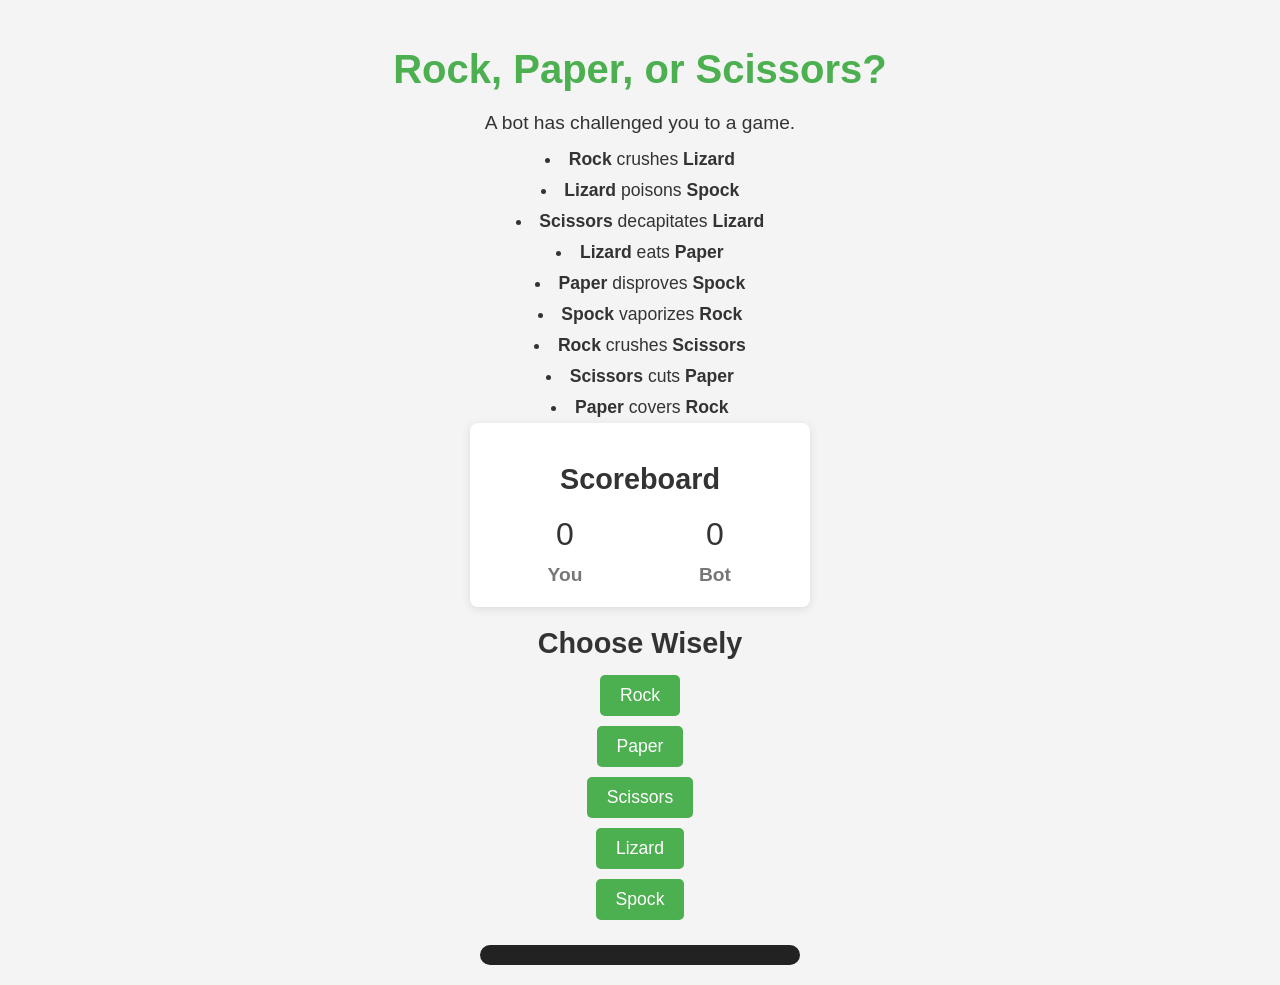
<file: rock_paper_scissors/index.html>
<!DOCTYPE html>
<html>

<head>

	<meta charset="UTF-8">

	<title>Parchment, Stone, or Blade</title>

	<link rel="stylesheet" href="css/main.css">

</head>

<body>

<h1>Rock, Paper, or Scissors?</h1>

<p>A bot has challenged you to a game.</p>
  <li><strong>Rock</strong> crushes <strong>Lizard</strong></li>
  <li><strong>Lizard</strong> poisons <strong>Spock</strong></li>
  <li><strong>Scissors</strong> decapitates <strong>Lizard</strong></li>
  <li><strong>Lizard</strong> eats <strong>Paper</strong></li>
  <li><strong>Paper</strong> disproves <strong>Spock</strong></li>
  <li><strong>Spock</strong> vaporizes <strong>Rock</strong></li>
  <li><strong>Rock</strong> crushes <strong>Scissors</strong></li>
  <li><strong>Scissors</strong> cuts <strong>Paper</strong></li>
  <li><strong>Paper</strong> covers <strong>Rock</strong></li>
</ul>

<div class="scoreboard">
  <h2>Scoreboard</h2>
  <table>
    <tbody>
      <tr>
        <td id="humanScore">0</td>
        <td id="computerScore">0</td>
      </tr>
    </tbody>
    <tfoot>
      <tr>
        <th>You</th>
        <th>Bot</th>
      </tr>
    </tfoot>
  </table>
</div>

<h2>Choose Wisely</h2>

<button id="rock">Rock</button>

<button id="paper">Paper</button>

<button id="scissors">Scissors</button>

<button id="lizard">Lizard</button>

<button id="spock">Spock</button>


<div id="status"></div>
<script src="js/main.js"></script>
</body>

</html>
</file>
<file: rock_paper_scissors/css/main.css>
/* main.css */
@import url('https://fonts.googleapis.com/css2?family=Press+Start+2P&display=swap');


 
body {
    font-family: 'Arial', sans-serif;
    background-color: #f4f4f4;
    color: #333;
    margin: 0;
    padding: 20px;
    display: flex;
    flex-direction: column;
    align-items: center;
}

h1 {
    font-size: 2.5em;
    color: #4CAF50;
    margin-bottom: 10px;
}

h2 {
    font-size: 1.8em;
    color: #333;
    margin: 20px 0 10px;
}

p {
    font-size: 1.2em;
    text-align: center;
    margin: 10px 0;
}

ul {
    list-style: none;
    padding: 0;
    margin: 20px 0;
}

li {
    font-size: 1.1em;
    margin: 5px 0;
}

.scoreboard {
    background: #fff;
    border-radius: 8px;
    box-shadow: 0 2px 10px rgba(0, 0, 0, 0.1);
    padding: 20px;
    width: 300px;
    text-align: center;
}

table {
    width: 100%;
    border-collapse: collapse;
}

td {
    font-size: 2em;
    padding: 10px;
}

tfoot th {
    font-size: 1.2em;
    color: #777;
}

button {
    background-color: #4CAF50;
    color: white;
    border: none;
    border-radius: 5px;
    padding: 10px 20px;
    font-size: 1.1em;
    margin: 5px;
    cursor: pointer;
    transition: background-color 0.3s ease;
}

button:hover {
    background-color: #45a049;
}

#status {
    margin-top: 20px;
    font-family: 'Press Start 2P', cursive; 
    font-size: 1.5em;
    text-align: center;
    background-color: #222; 
    padding: 10px;
    border-radius: 10px;
    width: 300px; 
}
</file>
